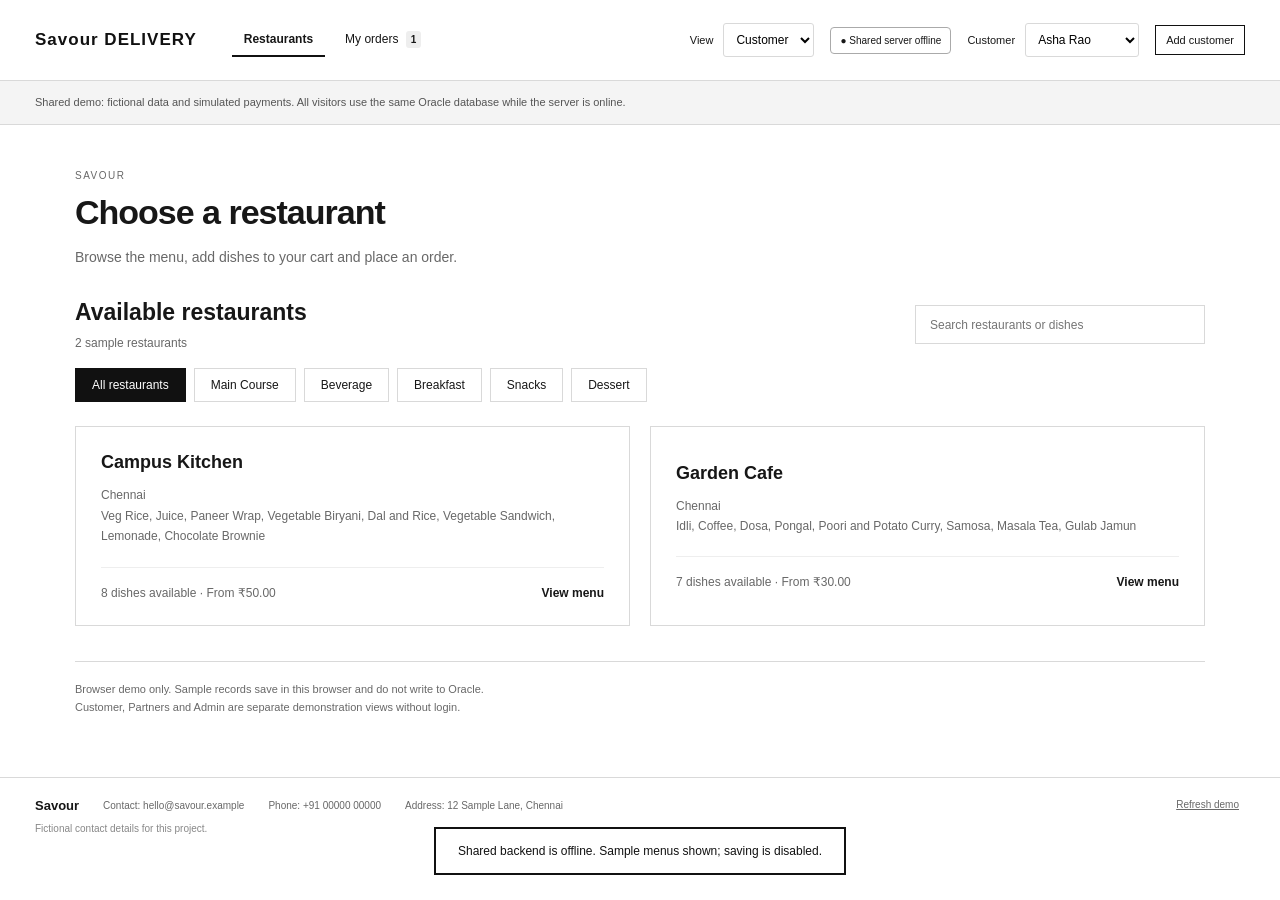
<file: index.html>
<!doctype html>
<html lang="en"><head><meta charset="UTF-8"><meta name="viewport" content="width=device-width,initial-scale=1"><title>Savour DELIVERY</title><link rel="stylesheet" href="style.css?v=shared-7"></head><body>
<header><a class="brand" href="#">Savour DELIVERY</a><nav><button data-view="browse" class="active">Restaurants</button><button data-view="orders">My orders <b id="order-count">0</b></button><button data-view="kitchen" hidden>Admin</button><button data-view="delivery" hidden>Partners</button></nav><div class="header-right"><label>View <select id="role" aria-label="View"><option value="customer">Customer</option><option value="partner">Partners</option><option value="admin">Admin</option></select></label><span id="connection" class="connection">Connecting…</span><label id="customer-control">Customer <select id="customer" aria-label="Customer"></select></label><label id="partner-control" hidden>Partner <select id="partner-profile" aria-label="Partner"></select></label><button id="add-profile" class="secondary">Add customer</button></div></header>
<div class="demo-notice">Shared demo: fictional data and simulated payments. All visitors use the same Oracle database while the server is online.</div><main id="main"></main><footer><div class="company-contact"><strong>Savour</strong><span>Contact: hello@savour.example</span><span>Phone: +91 00000 00000</span><span>Address: 12 Sample Lane, Chennai</span><small>Fictional contact details for this project.</small></div><button id="refresh">Refresh demo</button></footer>
<dialog id="checkout"><form id="checkout-form"><div class="dialog-heading"><h2>Delivery details</h2><button type="button" class="close" aria-label="Close checkout">×</button></div><p class="muted">Check your order and enter the delivery address.</p><label>Delivery address<input name="address" required maxlength="200" placeholder="Building, block and gate"></label><div class="form-row"><label>City<input name="city" required maxlength="80" value="Chennai"></label><label>Postal code<input name="postal" required maxlength="12" placeholder="600001"></label></div><label>Payment method<select name="method"><option value="CASH">Cash on delivery</option><option value="ONLINE">Online — simulated payment</option></select></label><div id="checkout-summary"></div><p class="fine">This project records simulated payments. It does not process real payments.</p><button type="submit" class="primary full">Place order</button></form></dialog><dialog id="profile-dialog"><form id="profile-form"><div class="dialog-heading"><h2 id="profile-heading">Add customer</h2><button type="button" id="close-profile" class="close" aria-label="Close profile form">×</button></div><p class="muted">Create a profile or add this role to an existing person.</p><label>Profile<select id="existing-profile" name="existing"><option value="">Create a new person</option></select></label><label>Role<select id="profile-role" name="role" aria-label="New user role"><option value="customer">Customer</option><option value="partner">Delivery partner</option><option value="both">Both</option></select></label><label>Your name<input id="profile-name" name="name" required maxlength="100" placeholder="Enter a name"></label><label id="transport-control" hidden>Transport<select name="transport"><option value="MOTORBIKE">Motorbike</option><option value="BICYCLE">Bicycle</option><option value="CAR">Car</option><option value="WALK">On foot</option></select></label><p class="fine">Names are not unique. Every person receives an ID. A person may have both customer and partner roles.</p><button type="submit" class="primary full">Save profile</button></form></dialog><dialog id="food-dialog"><form id="food-form"><div class="dialog-heading"><h2>Add food</h2><button id="close-food" type="button" class="close" aria-label="Close food form">×</button></div><p class="muted">Add a dish to a restaurant's menu.</p><label>Restaurant<select id="food-restaurant" name="restaurant" aria-label="Food restaurant"></select></label><label>Food name<input name="name" required maxlength="120" placeholder="For example, Vegetable Pulao"></label><label>Category<input name="category" required maxlength="60" placeholder="For example, Main Course"></label><label>Price (₹)<input name="price" type="number" min="0.01" max="99999999.99" step="0.01" required></label><label class="availability-option"><input name="available" type="checkbox" value="1" checked> Available to order</label><button class="primary full" type="submit">Save food</button></form></dialog><dialog id="restaurant-dialog"><form id="restaurant-form"><div class="dialog-heading"><h2>Add restaurant</h2><button id="close-restaurant" type="button" class="close" aria-label="Close restaurant form">×</button></div><p class="muted">Create a restaurant, then add dishes to its menu.</p><label>Restaurant name<input name="name" required maxlength="120"></label><label>Address<input name="address" required maxlength="200"></label><div class="form-row"><label>City<input name="city" required maxlength="80" value="Chennai"></label><label>Postal code<input name="postal" required maxlength="12"></label></div><label>Phone (optional)<input name="phone" type="tel" maxlength="20"></label><button type="submit" class="primary full">Save restaurant</button></form></dialog><div id="toast" role="status" aria-live="polite"></div><script src="backend-config.js?v=shared-7"></script><script src="app.js?v=shared-7"></script></body></html>
</file>
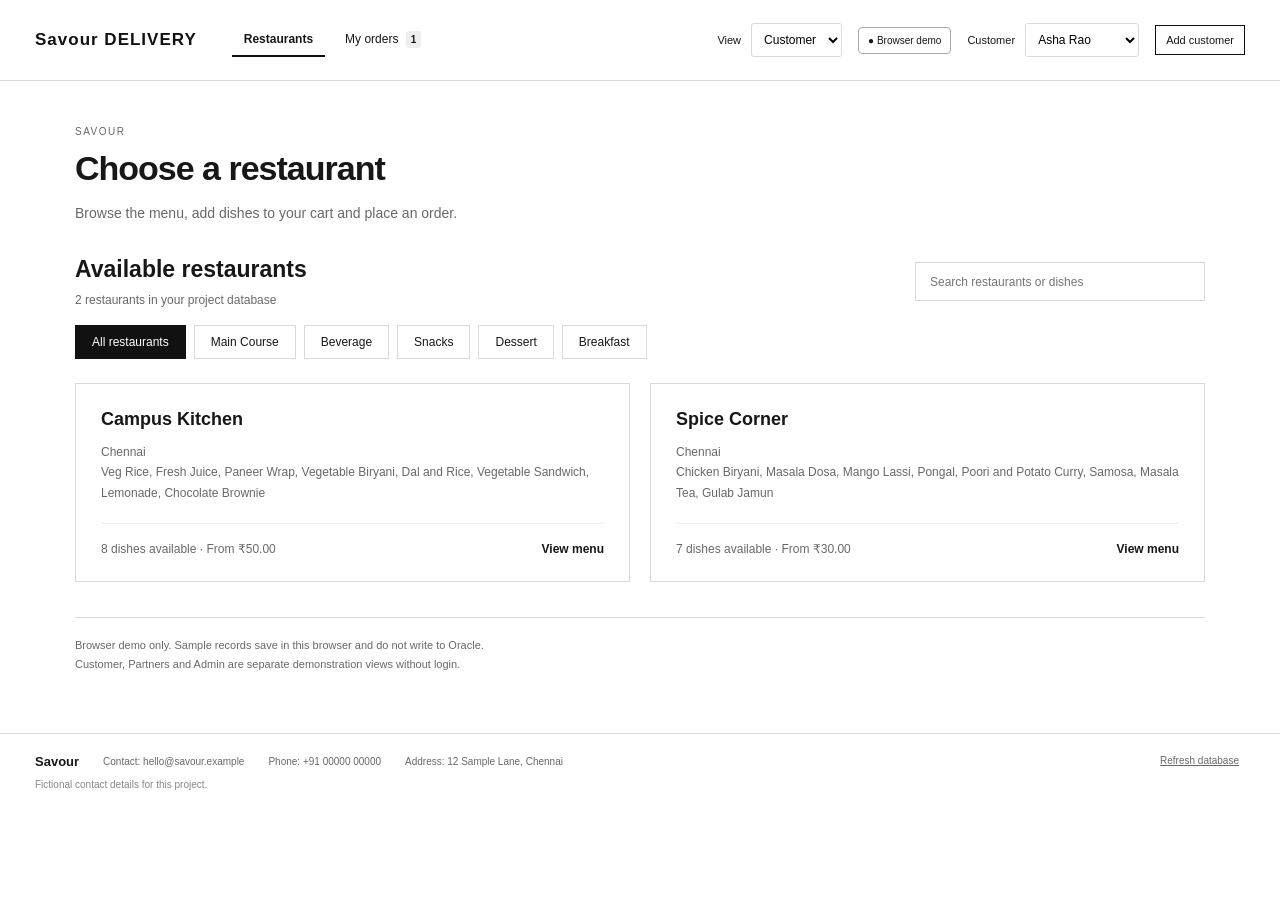
<file: frontend/index.html>
<!doctype html>
<html lang="en"><head><meta charset="UTF-8"><meta name="viewport" content="width=device-width,initial-scale=1"><title>Savour DELIVERY</title><link rel="stylesheet" href="style.css?v=shared-7"></head><body>
<header><a class="brand" href="#">Savour DELIVERY</a><nav><button data-view="browse" class="active">Restaurants</button><button data-view="orders">My orders <b id="order-count">0</b></button><button data-view="kitchen" hidden>Admin</button><button data-view="delivery" hidden>Partners</button></nav><div class="header-right"><label>View <select id="role" aria-label="View"><option value="customer">Customer</option><option value="partner">Partners</option><option value="admin">Admin</option></select></label><span id="connection" class="connection">Connecting…</span><label id="customer-control">Customer <select id="customer" aria-label="Customer"></select></label><label id="partner-control" hidden>Partner <select id="partner-profile" aria-label="Partner"></select></label><button id="add-profile" class="secondary">Add customer</button></div></header>
<main id="main"></main><footer><div class="company-contact"><strong>Savour</strong><span>Contact: hello@savour.example</span><span>Phone: +91 00000 00000</span><span>Address: 12 Sample Lane, Chennai</span><small>Fictional contact details for this project.</small></div><button id="refresh">Refresh database</button></footer>
<dialog id="checkout"><form id="checkout-form"><div class="dialog-heading"><h2>Delivery details</h2><button type="button" class="close" aria-label="Close checkout">×</button></div><p class="muted">Check your order and enter the delivery address.</p><label>Delivery address<input name="address" required maxlength="200" placeholder="Building, block and gate"></label><div class="form-row"><label>City<input name="city" required maxlength="80" value="Chennai"></label><label>Postal code<input name="postal" required maxlength="12" placeholder="600001"></label></div><label>Payment method<select name="method"><option value="CASH">Cash on delivery</option><option value="ONLINE">Online — simulated payment</option></select></label><div id="checkout-summary"></div><p class="fine">This project records simulated payments. It does not process real payments.</p><button type="submit" class="primary full">Place order</button></form></dialog><dialog id="profile-dialog"><form id="profile-form"><div class="dialog-heading"><h2 id="profile-heading">Add customer</h2><button type="button" id="close-profile" class="close" aria-label="Close profile form">×</button></div><p class="muted">Create a profile or add this role to an existing person.</p><label>Profile<select id="existing-profile" name="existing"><option value="">Create a new person</option></select></label><label>Role<select id="profile-role" name="role" aria-label="New user role"><option value="customer">Customer</option><option value="partner">Delivery partner</option><option value="both">Both</option></select></label><label>Your name<input id="profile-name" name="name" required maxlength="100" placeholder="Enter a name"></label><label id="transport-control" hidden>Transport<select name="transport"><option value="MOTORBIKE">Motorbike</option><option value="BICYCLE">Bicycle</option><option value="CAR">Car</option><option value="WALK">On foot</option></select></label><p class="fine">Names are not unique. Every person receives an ID. A person may have both customer and partner roles.</p><button type="submit" class="primary full">Save profile</button></form></dialog><dialog id="food-dialog"><form id="food-form"><div class="dialog-heading"><h2>Add food</h2><button id="close-food" type="button" class="close" aria-label="Close food form">×</button></div><p class="muted">Add a dish to a restaurant's menu.</p><label>Restaurant<select id="food-restaurant" name="restaurant" aria-label="Food restaurant"></select></label><label>Food name<input name="name" required maxlength="120" placeholder="For example, Vegetable Pulao"></label><label>Category<input name="category" required maxlength="60" placeholder="For example, Main Course"></label><label>Price (₹)<input name="price" type="number" min="0.01" max="99999999.99" step="0.01" required></label><label class="availability-option"><input name="available" type="checkbox" value="1" checked> Available to order</label><button class="primary full" type="submit">Save food</button></form></dialog><dialog id="restaurant-dialog"><form id="restaurant-form"><div class="dialog-heading"><h2>Add restaurant</h2><button id="close-restaurant" type="button" class="close" aria-label="Close restaurant form">×</button></div><p class="muted">Create a restaurant, then add dishes to its menu.</p><label>Restaurant name<input name="name" required maxlength="120"></label><label>Address<input name="address" required maxlength="200"></label><div class="form-row"><label>City<input name="city" required maxlength="80" value="Chennai"></label><label>Postal code<input name="postal" required maxlength="12"></label></div><label>Phone (optional)<input name="phone" type="tel" maxlength="20"></label><button type="submit" class="primary full">Save restaurant</button></form></dialog><div id="toast" role="status" aria-live="polite"></div><script src="app.js?v=shared-7"></script></body></html>
</file>
<file: style.css>
:root{--ink:#171717;--muted:#686868;--border:#d9d9d9}*{box-sizing:border-box}body{margin:0;background:#fff;color:var(--ink);font:14px Arial,Helvetica,sans-serif}button,input,select{font:inherit}button{cursor:pointer;border:0;background:none;color:inherit}button:disabled{opacity:.4;cursor:not-allowed}button:focus-visible,input:focus-visible,select:focus-visible,a:focus-visible{outline:2px solid #111;outline-offset:4px}header{display:flex;align-items:center;gap:35px;padding:23px 35px;border-bottom:1px solid var(--border);flex-wrap:wrap}.brand{font-weight:800;font-size:17px;letter-spacing:1px;text-decoration:none;color:#111;white-space:nowrap}nav{display:flex;gap:8px}nav button{padding:9px 12px;font-size:12px;border-bottom:2px solid transparent}nav button.active{border-color:#111;font-weight:700}nav b{font-size:10px;margin-left:4px;padding:3px 5px;background:#eee;border-radius:3px}.header-right{margin-left:auto;display:flex;gap:16px;align-items:center;font-size:11px;flex-wrap:wrap}.connection{font-size:10px;padding:7px 9px;border:1px solid #aaa;border-radius:4px}.connection.live{font-weight:700;border-color:#111}select{background:#fff;padding:8px;border:1px solid var(--border);border-radius:3px;font-size:12px}.header-right select{margin-left:7px}main{max-width:1200px;margin:auto;min-height:70vh;padding:45px 35px 60px}h1{font-size:34px;margin:0 0 12px;letter-spacing:-1px}h2{font-size:23px;margin:0 0 10px}h3{font-size:18px;margin:0 0 9px}.eyebrow{display:block;font-size:10px;text-transform:uppercase;letter-spacing:1.5px;color:var(--muted);margin-bottom:12px}.muted{color:var(--muted);line-height:1.7}.section-head{display:flex;justify-content:space-between;align-items:center;margin:30px 0 18px;gap:20px}.section-head p{color:var(--muted);font-size:12px;margin:0}.search{padding:10px 12px;border:1px solid var(--border);width:290px}.search input{border:0;outline:none;width:100%;font-size:12px}.chips{display:flex;gap:8px;flex-wrap:wrap;margin-bottom:24px}.chip{padding:9px 16px;border:1px solid var(--border);font-size:12px}.chip.selected{background:#111;color:white;border-color:#111}.restaurant-grid{display:grid;grid-template-columns:repeat(auto-fit,minmax(260px,1fr));gap:20px}.restaurant-card{border:1px solid var(--border);padding:25px;text-align:left;background:#fff;transition:background .2s}.restaurant-card:hover{background:#f7f7f7}.restaurant-card p{line-height:1.7;color:var(--muted);font-size:12px;min-height:40px}.card-bottom{display:flex;justify-content:space-between;gap:10px;padding-top:18px;margin-top:20px;border-top:1px solid #eee;font-size:12px}.card-bottom span{color:var(--muted)}.hint{border-top:1px solid var(--border);margin-top:35px;padding-top:18px;font-size:11px;line-height:1.7;color:var(--muted)}.back{padding:0;font-size:12px;color:var(--muted);margin-bottom:25px}.menu-heading{margin-bottom:30px}.menu-layout{display:grid;grid-template-columns:minmax(0,1fr) 300px;gap:30px}.menu-list{display:grid;gap:14px}.menu-item{border:1px solid var(--border);padding:22px;display:flex;gap:20px;align-items:center}.item-copy{flex:1}.item-copy p{font-size:12px;line-height:1.7;margin:0 0 12px;color:var(--muted)}.item-copy small{display:block;margin-bottom:9px;font-size:10px;text-transform:uppercase;letter-spacing:1px;color:var(--muted)}.item-copy b{font-size:14px}.add{background:#111;color:white;padding:10px 17px;font-size:12px}.quantity{display:flex;align-items:center;border:1px solid #111}.quantity button{padding:9px 12px}.quantity span{padding:0 10px;font-weight:700;font-size:12px}.cart-panel{border:1px solid #111;padding:24px;align-self:start;position:sticky;top:20px}.cart-panel .fine{margin-top:0}.cart-line{display:flex;justify-content:space-between;gap:15px;font-size:12px;padding:15px 0;border-bottom:1px solid var(--border)}.cart-line small{display:block;margin-top:7px;color:var(--muted)}.cart-empty{color:var(--muted);line-height:1.8;font-size:12px;padding:25px 0}.bill{display:flex;justify-content:space-between;margin:15px 0;font-size:12px;color:var(--muted)}.bill.total{font-size:16px;color:#111;font-weight:700;border-top:1px solid var(--border);padding-top:20px}.primary{background:#111;color:white;padding:13px 17px;font-size:12px;font-weight:700;display:inline-flex;justify-content:space-between;gap:20px}.full{width:100%;margin-top:18px}.fine{font-size:10px;color:var(--muted);line-height:1.8}.pill{border:1px solid #aaa;border-radius:3px;padding:6px 10px;font-size:10px;white-space:nowrap}.order-grid{display:grid;gap:18px;margin-top:25px}.order-card{border:1px solid var(--border);padding:25px}.order-top{display:flex;justify-content:space-between;align-items:start;gap:15px}.order-top small{font-size:10px;color:var(--muted)}.order-detail{display:flex;gap:18px;flex-wrap:wrap;margin:17px 0;font-size:12px;color:var(--muted);line-height:1.8}.order-detail strong{color:#111}.progress{display:flex;gap:6px;margin:20px 0}.progress span{height:3px;background:#ddd;flex:1}.progress span.done{background:#111}.order-actions{display:flex;gap:8px;flex-wrap:wrap;align-items:center}.secondary{border:1px solid #111;padding:9px 12px;font-size:11px}.empty-state{border:1px dashed var(--border);padding:45px;text-align:center;margin-top:30px}.empty-state .primary{margin-top:15px}.partners{display:flex;gap:15px;margin:25px 0;flex-wrap:wrap}.partner{padding:16px 20px;border:1px solid var(--border);font-size:12px}.partner small{display:block;margin-top:8px;color:var(--muted)}table{width:100%;border-collapse:collapse;margin:20px 0}th,td{border-bottom:1px solid var(--border);padding:17px 12px;text-align:left;font-size:12px}th{background:#f5f5f5;font-size:10px;letter-spacing:1px}td input[type=number]{width:90px;padding:8px;border:1px solid var(--border)}footer{padding:20px 35px;border-top:1px solid var(--border);font-size:10px;color:var(--muted);display:flex;justify-content:space-between;gap:15px}footer button{font-size:10px;text-decoration:underline}dialog{width:500px;max-width:calc(100% - 30px);padding:30px;border:1px solid #111;color:#111}dialog::backdrop{background:#0006}.dialog-heading{display:flex;justify-content:space-between;align-items:start}.close{font-size:25px;padding:0 5px}form>label,.form-row label{display:block;font-size:12px;font-weight:700;margin-top:20px}form input,form>label select{width:100%;padding:12px;border:1px solid var(--border);margin-top:8px;background:white}.form-row{display:flex;gap:15px}.form-row label{flex:1}#checkout-summary{margin-top:25px}#toast{position:fixed;left:50%;bottom:25px;transform:translateX(-50%);background:#111;color:#fff;padding:15px 22px;font-size:12px;opacity:0;pointer-events:none;max-width:90%;z-index:10;transition:opacity .2s}#toast.show{opacity:1}#toast.error{background:white;color:#111;border:2px solid #111}
@media(max-width:950px){header{gap:18px;padding:20px}.header-right{margin-left:0;width:100%}.menu-layout{grid-template-columns:1fr 280px}main{padding:30px 20px}}@media(max-width:650px){h1{font-size:28px}header{gap:12px}.brand{width:100%}nav{width:100%;justify-content:space-between;gap:0}nav button{padding:9px 7px;font-size:11px}.header-right{gap:12px}.menu-layout{grid-template-columns:1fr}.cart-panel{position:static}.section-head{flex-direction:column;align-items:start}.search{width:100%}.restaurant-grid{grid-template-columns:1fr}.menu-item{padding:17px;gap:12px}.order-top{gap:10px}.order-card{padding:20px}table{display:block;overflow-x:auto}footer{padding:20px}.form-row{display:block}}

.demo-notice{padding:12px 35px;background:#f4f4f4;border-bottom:1px solid #d9d9d9;font-size:11px;line-height:1.7;color:#555}
@media(max-width:650px){.demo-notice{padding:12px 20px}}

.company-contact{display:flex;flex-wrap:wrap;gap:10px 24px;align-items:center}.company-contact strong{font-size:13px;color:#171717}.company-contact small{flex-basis:100%;font-size:10px;color:#888}footer{align-items:flex-start}footer button{white-space:nowrap}@media(max-width:650px){.company-contact{flex-direction:column;align-items:flex-start;gap:8px}.company-contact small{flex-basis:auto}}

[hidden]{display:none!important}.header-right #add-profile{font-size:11px;padding:8px 10px}.role-note{font-size:11px;color:#686868;margin-bottom:25px}

.menu-controls{display:flex;align-items:center;gap:18px;flex-wrap:wrap;margin:0 0 24px}.menu-controls label{display:flex;align-items:center;gap:10px;font-size:12px}.menu-controls select{min-width:210px}.availability-option{display:flex;align-items:center;gap:8px}#food-form .availability-option input{width:auto}

.remove-record{color:#b91c1c;border:1px solid #e7b7b7;background:#fff;padding:3px 10px;font-size:23px;line-height:1.2;border-radius:3px}.remove-record:hover{background:#fff1f1}.admin-records{display:grid;grid-template-columns:repeat(auto-fit,minmax(230px,1fr));gap:10px}.admin-record{border:1px solid var(--border);padding:12px 15px;display:flex;align-items:center;justify-content:space-between;gap:12px}.admin-record small{color:var(--muted)}
</file>
<file: frontend/style.css>
:root{--ink:#171717;--muted:#686868;--border:#d9d9d9}*{box-sizing:border-box}body{margin:0;background:#fff;color:var(--ink);font:14px Arial,Helvetica,sans-serif}button,input,select{font:inherit}button{cursor:pointer;border:0;background:none;color:inherit}button:disabled{opacity:.4;cursor:not-allowed}button:focus-visible,input:focus-visible,select:focus-visible,a:focus-visible{outline:2px solid #111;outline-offset:4px}header{display:flex;align-items:center;gap:35px;padding:23px 35px;border-bottom:1px solid var(--border);flex-wrap:wrap}.brand{font-weight:800;font-size:17px;letter-spacing:1px;text-decoration:none;color:#111;white-space:nowrap}nav{display:flex;gap:8px}nav button{padding:9px 12px;font-size:12px;border-bottom:2px solid transparent}nav button.active{border-color:#111;font-weight:700}nav b{font-size:10px;margin-left:4px;padding:3px 5px;background:#eee;border-radius:3px}.header-right{margin-left:auto;display:flex;gap:16px;align-items:center;font-size:11px;flex-wrap:wrap}.connection{font-size:10px;padding:7px 9px;border:1px solid #aaa;border-radius:4px}.connection.live{font-weight:700;border-color:#111}select{background:#fff;padding:8px;border:1px solid var(--border);border-radius:3px;font-size:12px}.header-right select{margin-left:7px}main{max-width:1200px;margin:auto;min-height:70vh;padding:45px 35px 60px}h1{font-size:34px;margin:0 0 12px;letter-spacing:-1px}h2{font-size:23px;margin:0 0 10px}h3{font-size:18px;margin:0 0 9px}.eyebrow{display:block;font-size:10px;text-transform:uppercase;letter-spacing:1.5px;color:var(--muted);margin-bottom:12px}.muted{color:var(--muted);line-height:1.7}.section-head{display:flex;justify-content:space-between;align-items:center;margin:30px 0 18px;gap:20px}.section-head p{color:var(--muted);font-size:12px;margin:0}.search{padding:10px 12px;border:1px solid var(--border);width:290px}.search input{border:0;outline:none;width:100%;font-size:12px}.chips{display:flex;gap:8px;flex-wrap:wrap;margin-bottom:24px}.chip{padding:9px 16px;border:1px solid var(--border);font-size:12px}.chip.selected{background:#111;color:white;border-color:#111}.restaurant-grid{display:grid;grid-template-columns:repeat(auto-fit,minmax(260px,1fr));gap:20px}.restaurant-card{border:1px solid var(--border);padding:25px;text-align:left;background:#fff;transition:background .2s}.restaurant-card:hover{background:#f7f7f7}.restaurant-card p{line-height:1.7;color:var(--muted);font-size:12px;min-height:40px}.card-bottom{display:flex;justify-content:space-between;gap:10px;padding-top:18px;margin-top:20px;border-top:1px solid #eee;font-size:12px}.card-bottom span{color:var(--muted)}.hint{border-top:1px solid var(--border);margin-top:35px;padding-top:18px;font-size:11px;line-height:1.7;color:var(--muted)}.back{padding:0;font-size:12px;color:var(--muted);margin-bottom:25px}.menu-heading{margin-bottom:30px}.menu-layout{display:grid;grid-template-columns:minmax(0,1fr) 300px;gap:30px}.menu-list{display:grid;gap:14px}.menu-item{border:1px solid var(--border);padding:22px;display:flex;gap:20px;align-items:center}.item-copy{flex:1}.item-copy p{font-size:12px;line-height:1.7;margin:0 0 12px;color:var(--muted)}.item-copy small{display:block;margin-bottom:9px;font-size:10px;text-transform:uppercase;letter-spacing:1px;color:var(--muted)}.item-copy b{font-size:14px}.add{background:#111;color:white;padding:10px 17px;font-size:12px}.quantity{display:flex;align-items:center;border:1px solid #111}.quantity button{padding:9px 12px}.quantity span{padding:0 10px;font-weight:700;font-size:12px}.cart-panel{border:1px solid #111;padding:24px;align-self:start;position:sticky;top:20px}.cart-panel .fine{margin-top:0}.cart-line{display:flex;justify-content:space-between;gap:15px;font-size:12px;padding:15px 0;border-bottom:1px solid var(--border)}.cart-line small{display:block;margin-top:7px;color:var(--muted)}.cart-empty{color:var(--muted);line-height:1.8;font-size:12px;padding:25px 0}.bill{display:flex;justify-content:space-between;margin:15px 0;font-size:12px;color:var(--muted)}.bill.total{font-size:16px;color:#111;font-weight:700;border-top:1px solid var(--border);padding-top:20px}.primary{background:#111;color:white;padding:13px 17px;font-size:12px;font-weight:700;display:inline-flex;justify-content:space-between;gap:20px}.full{width:100%;margin-top:18px}.fine{font-size:10px;color:var(--muted);line-height:1.8}.pill{border:1px solid #aaa;border-radius:3px;padding:6px 10px;font-size:10px;white-space:nowrap}.order-grid{display:grid;gap:18px;margin-top:25px}.order-card{border:1px solid var(--border);padding:25px}.order-top{display:flex;justify-content:space-between;align-items:start;gap:15px}.order-top small{font-size:10px;color:var(--muted)}.order-detail{display:flex;gap:18px;flex-wrap:wrap;margin:17px 0;font-size:12px;color:var(--muted);line-height:1.8}.order-detail strong{color:#111}.progress{display:flex;gap:6px;margin:20px 0}.progress span{height:3px;background:#ddd;flex:1}.progress span.done{background:#111}.order-actions{display:flex;gap:8px;flex-wrap:wrap;align-items:center}.secondary{border:1px solid #111;padding:9px 12px;font-size:11px}.empty-state{border:1px dashed var(--border);padding:45px;text-align:center;margin-top:30px}.empty-state .primary{margin-top:15px}.partners{display:flex;gap:15px;margin:25px 0;flex-wrap:wrap}.partner{padding:16px 20px;border:1px solid var(--border);font-size:12px}.partner small{display:block;margin-top:8px;color:var(--muted)}table{width:100%;border-collapse:collapse;margin:20px 0}th,td{border-bottom:1px solid var(--border);padding:17px 12px;text-align:left;font-size:12px}th{background:#f5f5f5;font-size:10px;letter-spacing:1px}td input[type=number]{width:90px;padding:8px;border:1px solid var(--border)}footer{padding:20px 35px;border-top:1px solid var(--border);font-size:10px;color:var(--muted);display:flex;justify-content:space-between;gap:15px}footer button{font-size:10px;text-decoration:underline}dialog{width:500px;max-width:calc(100% - 30px);padding:30px;border:1px solid #111;color:#111}dialog::backdrop{background:#0006}.dialog-heading{display:flex;justify-content:space-between;align-items:start}.close{font-size:25px;padding:0 5px}form>label,.form-row label{display:block;font-size:12px;font-weight:700;margin-top:20px}form input,form>label select{width:100%;padding:12px;border:1px solid var(--border);margin-top:8px;background:white}.form-row{display:flex;gap:15px}.form-row label{flex:1}#checkout-summary{margin-top:25px}#toast{position:fixed;left:50%;bottom:25px;transform:translateX(-50%);background:#111;color:#fff;padding:15px 22px;font-size:12px;opacity:0;pointer-events:none;max-width:90%;z-index:10;transition:opacity .2s}#toast.show{opacity:1}#toast.error{background:white;color:#111;border:2px solid #111}
@media(max-width:950px){header{gap:18px;padding:20px}.header-right{margin-left:0;width:100%}.menu-layout{grid-template-columns:1fr 280px}main{padding:30px 20px}}@media(max-width:650px){h1{font-size:28px}header{gap:12px}.brand{width:100%}nav{width:100%;justify-content:space-between;gap:0}nav button{padding:9px 7px;font-size:11px}.header-right{gap:12px}.menu-layout{grid-template-columns:1fr}.cart-panel{position:static}.section-head{flex-direction:column;align-items:start}.search{width:100%}.restaurant-grid{grid-template-columns:1fr}.menu-item{padding:17px;gap:12px}.order-top{gap:10px}.order-card{padding:20px}table{display:block;overflow-x:auto}footer{padding:20px}.form-row{display:block}}

.company-contact{display:flex;flex-wrap:wrap;gap:10px 24px;align-items:center}.company-contact strong{font-size:13px;color:#171717}.company-contact small{flex-basis:100%;font-size:10px;color:#888}footer{align-items:flex-start}footer button{white-space:nowrap}@media(max-width:650px){.company-contact{flex-direction:column;align-items:flex-start;gap:8px}.company-contact small{flex-basis:auto}}

[hidden]{display:none!important}.header-right #add-profile{font-size:11px;padding:8px 10px}.role-note{font-size:11px;color:#686868;margin-bottom:25px}

.menu-controls{display:flex;align-items:center;gap:18px;flex-wrap:wrap;margin:0 0 24px}.menu-controls label{display:flex;align-items:center;gap:10px;font-size:12px}.menu-controls select{min-width:210px}.availability-option{display:flex;align-items:center;gap:8px}#food-form .availability-option input{width:auto}

.remove-record{color:#b91c1c;border:1px solid #e7b7b7;background:#fff;padding:3px 10px;font-size:23px;line-height:1.2;border-radius:3px}.remove-record:hover{background:#fff1f1}.admin-records{display:grid;grid-template-columns:repeat(auto-fit,minmax(230px,1fr));gap:10px}.admin-record{border:1px solid var(--border);padding:12px 15px;display:flex;align-items:center;justify-content:space-between;gap:12px}.admin-record small{color:var(--muted)}
</file>
